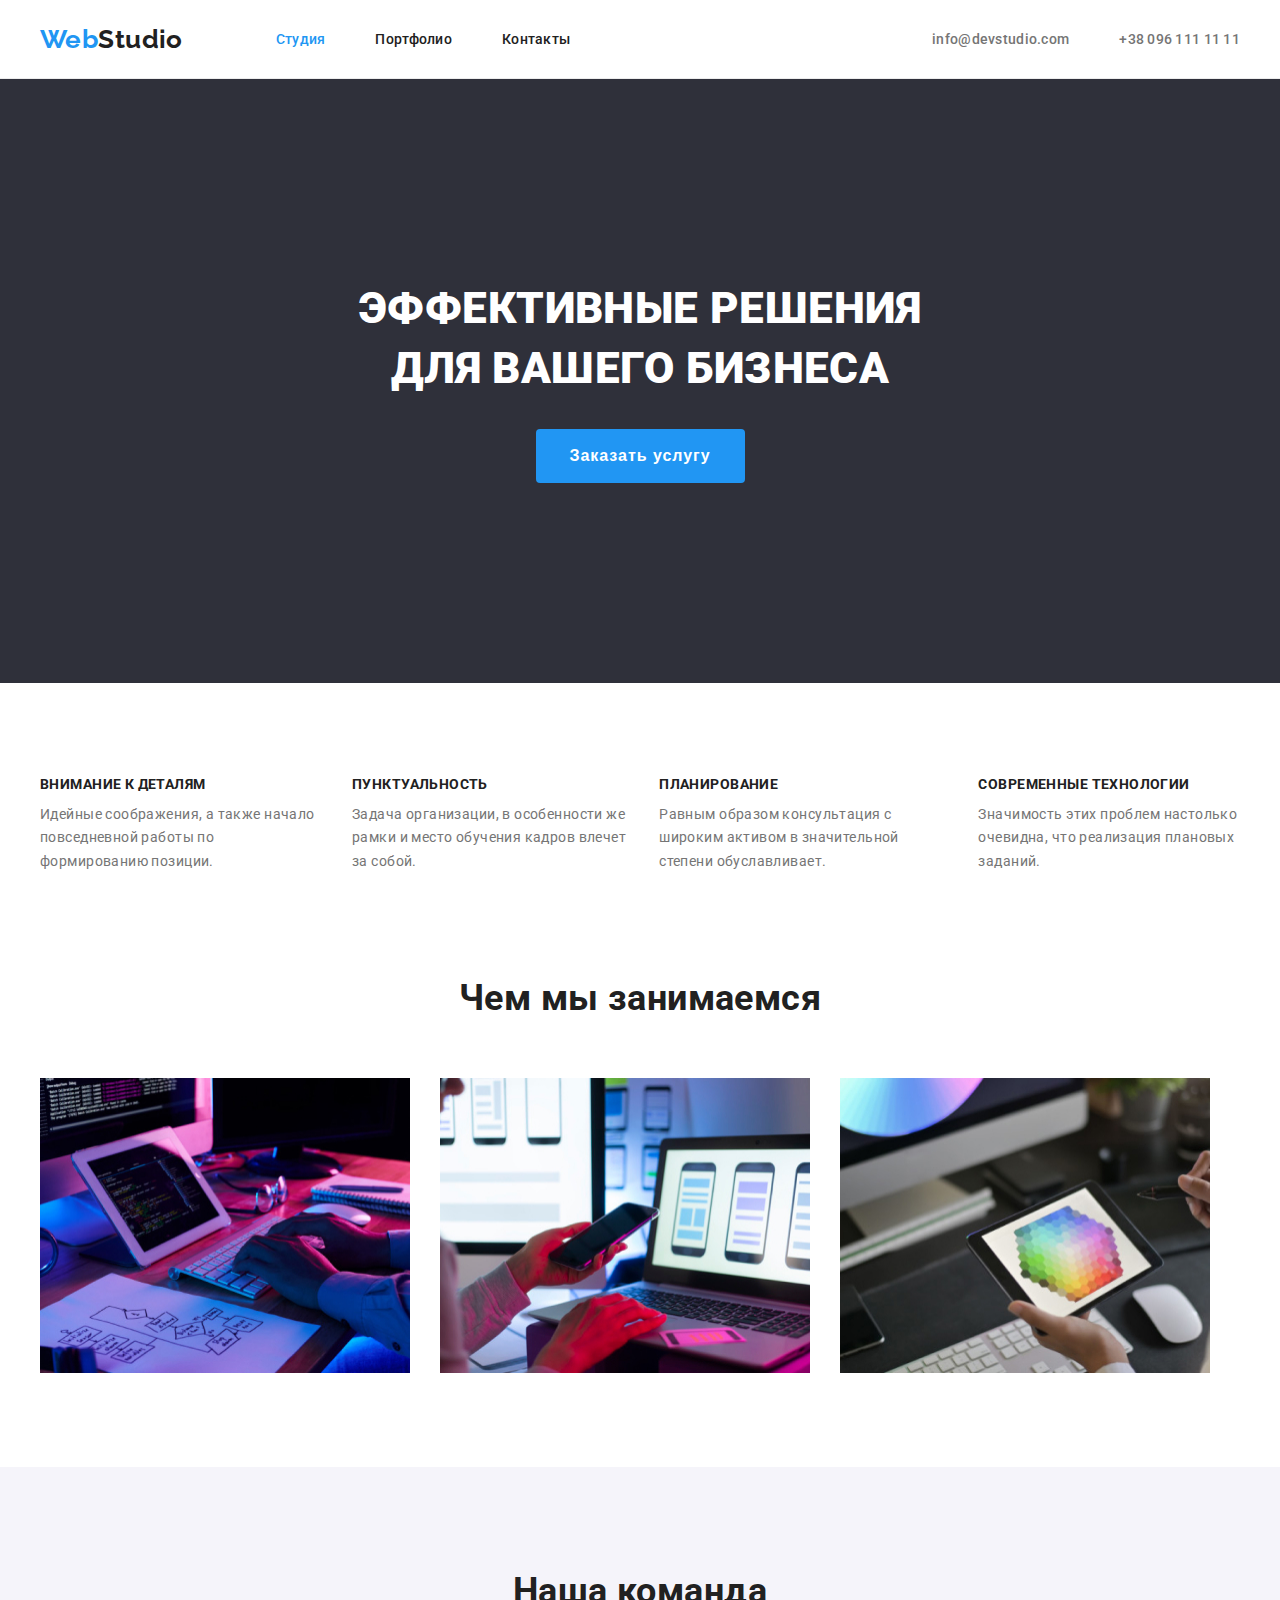
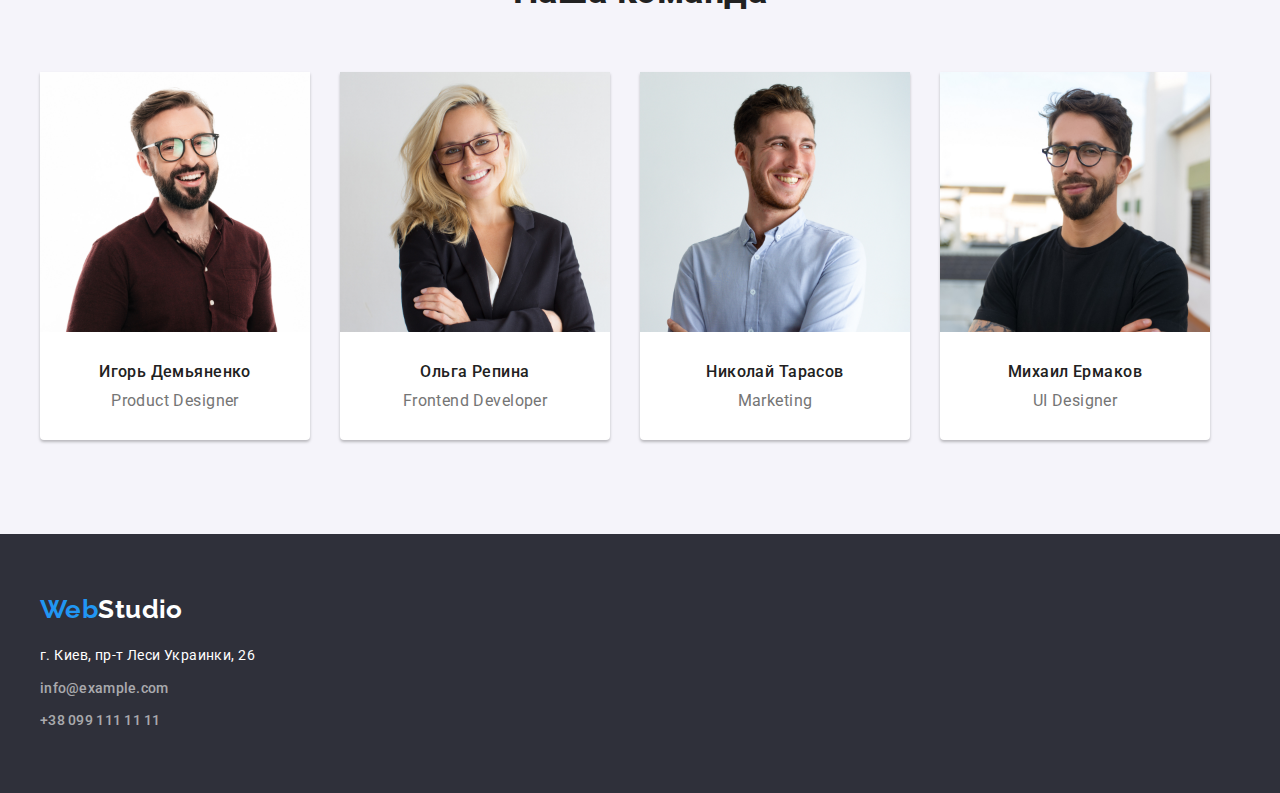
<file: index.html>
<!DOCTYPE html>
<html lang="en">
  <head>
    <link
      rel="stylesheet"
      href="https://cdnjs.cloudflare.com/ajax/libs/modern-normalize/1.1.0/modern-normalize.min.css"
      integrity="sha512-wpPYUAdjBVSE4KJnH1VR1HeZfpl1ub8YT/NKx4PuQ5NmX2tKuGu6U/JRp5y+Y8XG2tV+wKQpNHVUX03MfMFn9Q=="
      crossorigin="anonymous"
      referrerpolicy="no-referrer"
    />
    <meta charset="UTF-8" />
    <meta http-equiv="X-UA-Compatible" content="IE=edge" />
    <meta name="viewport" content="width=device-width, initial-scale=1.0" />
    <title>Document</title>
    <link rel="preconnect" href="https://fonts.googleapis.com" />
    <link rel="preconnect" href="https://fonts.gstatic.com" crossorigin />
    <link
      href="https://fonts.googleapis.com/css2?family=Raleway:wght@700&family=Roboto:wght@400;500;700;900&display=swap"
      rel="stylesheet"
    />
    <link rel="stylesheet" href="./css/styles.css" />
  </head>

  <body>
    <header class="header">
      <div class="container">
        <nav class="header-nav">
          <!-- logo -->
          <a class="logo" href="./index.html"> 
            <span class="logo--dark-theme">Web</span>Studio</a
          >
          <ul class="link-list">
            <li class="item">
              <a class="link current" href="./index.html">Студия</a>
            </li>
            <li class="item">
              <a class="link" href="./portfolio.html">Портфолио</a>
            </li>
            <li class="item"><a class="link" href="#">Контакты</a></li>
          </ul>
        </nav>
        <!-- contacts -->
        <ul class="header-contacts">
          <li class="item">
            <a class="link link-grey" href="mailto:info@devstudio.com"
              >info@devstudio.com</a
            >
          </li>
          <li class="item">
            <a class="link link-grey" href="tel:+380961111111"
              >+38 096 111 11 11</a>
          </li>
        </ul>
      </div>
    </header>

    <!-- main content -->
    <main>
      <!-- hero-section -->
      <section class="hero">
        <div class="container">
          <h1 class="hero-title">
            Эффективные решения<br />для вашего бизнеса
          </h1>
          <button class="btn hero-btn" type="button">Заказать услугу</button>
        </div>
      </section>

      <!-- our features -->
      <section class="section features">
        <div class="container">
          <h2 class="visually-hidden">Наши особенности</h2>
          <ul class="features-list">
            <li class="feature">
              <h3 class="feature-title">Внимание к деталям</h3>
              <p class="feature-text">
                Идейные соображения, а также начало повседневной работы по
                формированию позиции.
              </p>
            </li>
            <li class="feature">
              <h3 class="feature-title">Пунктуальность</h3>
              <p class="feature-text">
                Задача организации, в особенности же рамки и место обучения
                кадров влечет за собой.
              </p>
            </li>
            <li class="feature">
              <h3 class="feature-title">Планирование</h3>
              <p class="feature-text">
                Равным образом консультация с широким активом в значительной
                степени обуславливает.
              </p>
            </li>
            <li class="feature">
              <h3 class="feature-title">Современные технологии</h3>
              <p class="feature-text">
                Значимость этих проблем настолько очевидна, что реализация
                плановых заданий.
              </p>
            </li>
          </ul>
        </div>
      </section>

      <!-- На -->
      <section class="section work">
        <div class="container">
          <h2 class="section-title">Чем мы занимаемся</h2>
          <ul class="works-list">
            <li class="works-list-item">
              <img
                class="work-img"
                src="./img/img_4.jpg"
                alt="desktop-applications-image"
                width="370"
                height="295"
              />
            </li>
            <li class="works-list-item">
              <img
                class="work-img"
                src="./img/img_5.jpg"
                alt="mobile-applications"
                width="370"
                height="295"
              />
            </li>
            <li class="works-list-item">
              <img
                class="work-img"
                src="./img/img_6.jpg"
                alt="desing"
                width="370"
                height="295"
              />
            </li>
          </ul>
        </div>
      </section>

      <!-- our team -->
      <section class="section members">
        <div class="container">
          <h2 class="section-title">Наша команда</h2>
          <ul class="members-list">
            <li class="member-card">
              <img
                class="member-photo"
                src="./img/img.jpg"
                alt="Igor Demianenko"
                width="270"
              />
              <div class="member-box">
                <h3 class="member-name">Игорь Демьяненко</h3>
                <p class="member-function">Product Designer</p>
              </div>
            </li>
            <li class="member-card">
              <img
                class="member-photo"
                src="./img/img_1.jpg"
                alt="Olga Repina"
                width="270"
              />
              <div class="member-box">
                <h3 class="member-name">Ольга Репина</h3>
                <p class="member-function">Frontend Developer</p>
              </div>
            </li>
            <li class="member-card">
              <img
                class="member-photo"
                src="./img/img_2.jpg"
                alt="Nikolay Tarasov"
                width="270"
              />
              <div class="member-box">
                <h3 class="member-name">Николай Тарасов</h3>
                <p class="member-function">Marketing</p>
              </div>
            </li>
            <li class="member-card">
              <img
                class="member-photo"
                src="./img/img_3.jpg"
                alt="Mychail Ermakov"
                width="270"
              />
              <div class="member-box">
                <h3 class="member-name">Михаил Ермаков</h3>
                <p class="member-function">UI Designer</p>
              </div>
            </li>
          </ul>
        </div>
      </section>
    </main>

    <footer class="footer">
      <div class="container">
        <!-- logo -->
        <a class="logo" href="./index.html" 
          ><span class="logo--dark-theme">Web</span>Studio</a
        >
        <!-- our contacts -->
        <address class="address">
          <ul class="contacts-list">
            <li class="contacts-list-item">
              <a
                class="contacts-map"
                href="https://goo.gl/maps/neQX7SjU9CnfQopdA"
                target="_blank"
                rel="noreferrer noopener"
              >
                г. Киев, пр-т Леси Украинки, 26
              </a>
            </li>
            <li class="contacts-list-item">
              <a class="link contacts-link" href="mailto:info@example.com">
                info@example.com
              </a>
            </li>
            <li class="contacts-list-item">
              <a class="link contacts-link" href="tel:+380991111111">
                +38 099 111 11 11
              </a>
            </li>
          </ul>
        </address>
      </div>
    </footer>
  </body>
</html>
</file>
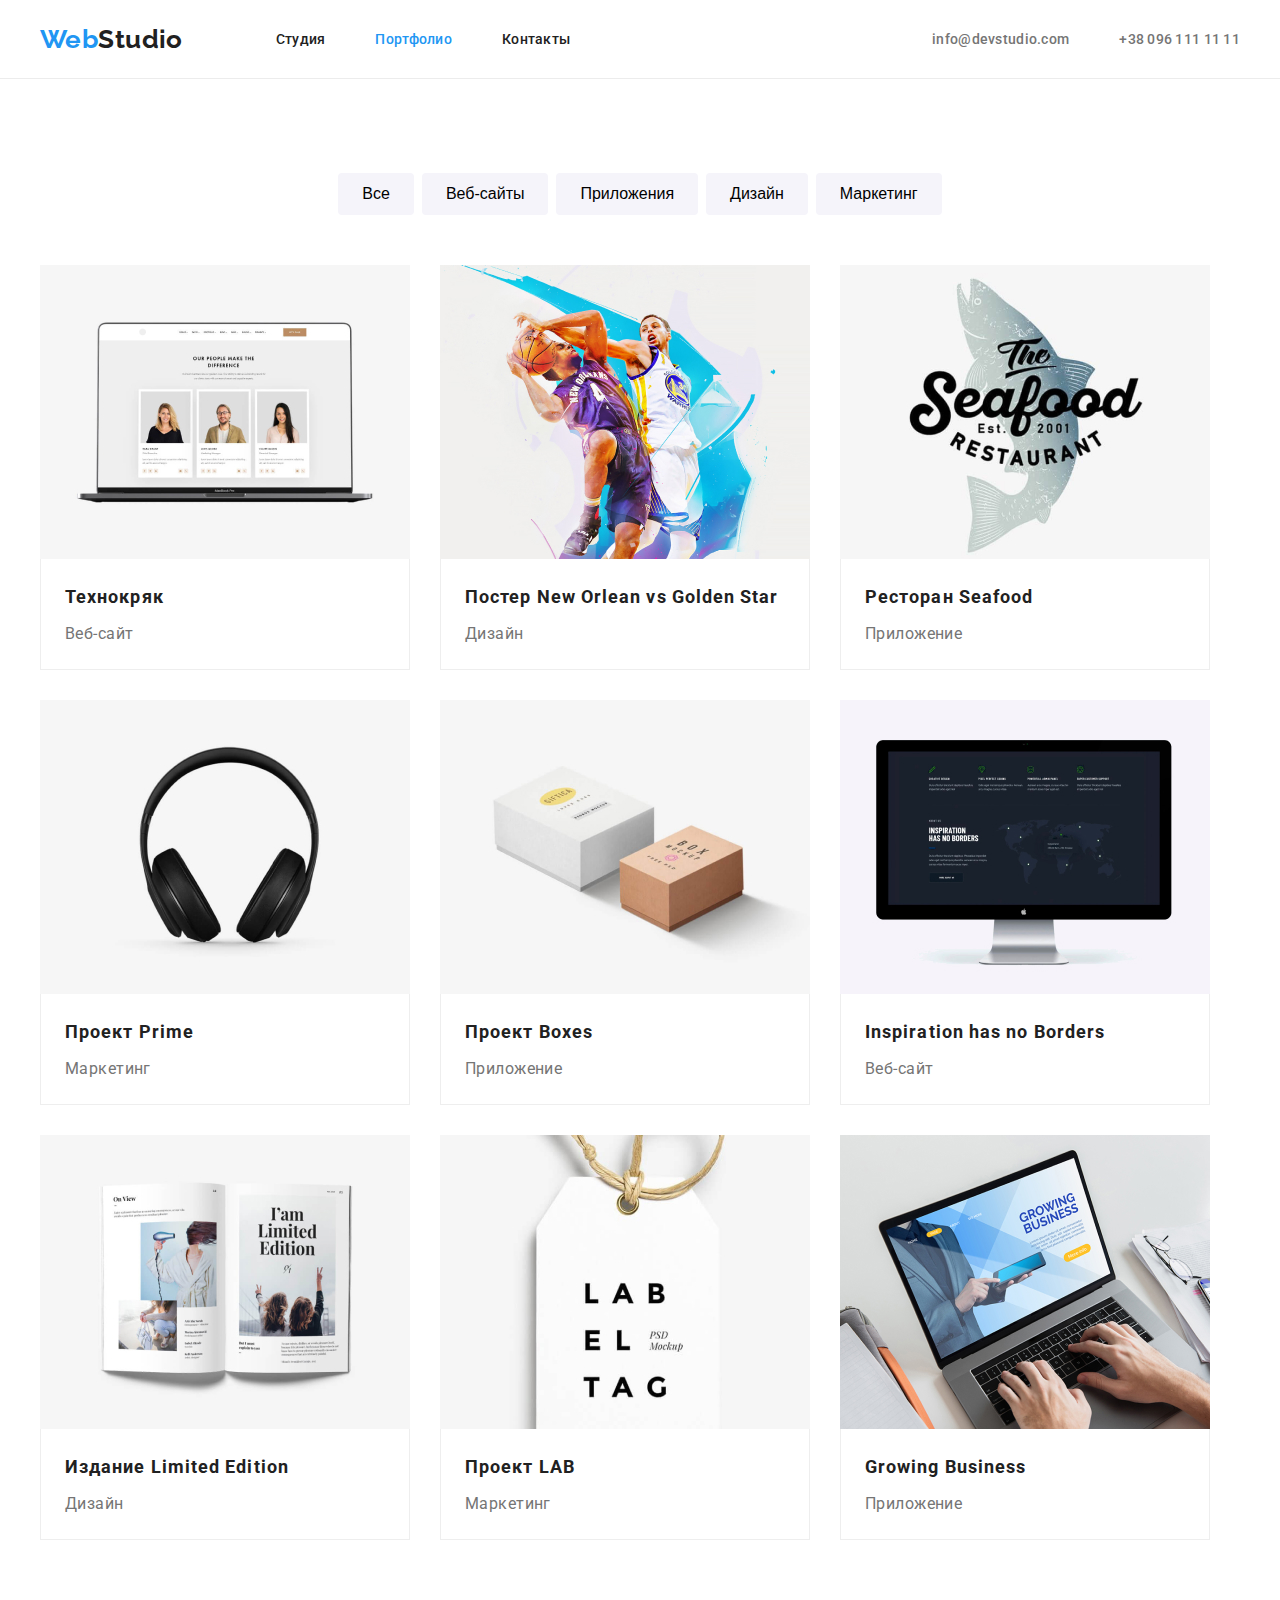
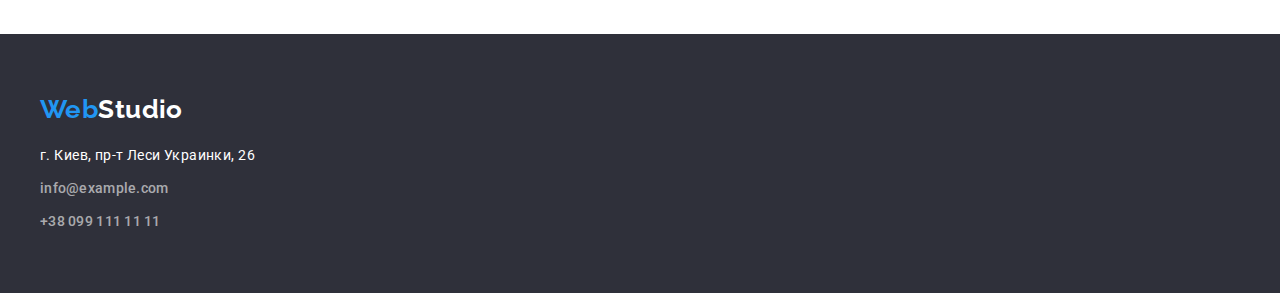
<file: portfolio.html>
<!DOCTYPE html>
<html lang="en">
  <head>
    <link
      rel="stylesheet"
      href="https://cdnjs.cloudflare.com/ajax/libs/modern-normalize/1.1.0/modern-normalize.min.css"
      integrity="sha512-wpPYUAdjBVSE4KJnH1VR1HeZfpl1ub8YT/NKx4PuQ5NmX2tKuGu6U/JRp5y+Y8XG2tV+wKQpNHVUX03MfMFn9Q=="
      crossorigin="anonymous"
      referrerpolicy="no-referrer"
    />
    <meta charset="UTF-8" />
    <meta http-equiv="X-UA-Compatible" content="IE=edge" />
    <meta name="viewport" content="width=device-width, initial-scale=1.0" />
    <title>Document</title>
    <link rel="preconnect" href="https://fonts.googleapis.com" />
    <link rel="preconnect" href="https://fonts.gstatic.com" crossorigin />
    <link
      href="https://fonts.googleapis.com/css2?family=Raleway:wght@700&family=Roboto:wght@400;500;700;900&display=swap"
      rel="stylesheet"
    />
    <link rel="stylesheet" href="./css/styles.css" />
  </head>
  <body>
    <header class="header">
      <div class="container">
        <nav class="header-nav">
          <!-- logo -->
          <a class="logo" href="./index.html">
            <span class="logo--dark-theme">Web</span>Studio</a
          >
          <ul class="link-list">
            <li class="item"><a class="link" href="./index.html">Студия</a></li>
            <li class="item">
              <a class="link current" href="./portfolio.html">Портфолио</a>
            </li>
            <li class="item"><a class="link" href="#">Контакты</a></li>
          </ul>
        </nav>
        <!-- contacts -->
        <ul class="header-contacts">
          <li class="item">
            <a class="link link-grey" href="mailto:info@devstudio.com"
              >info@devstudio.com</a
            >
          </li>
          <li class="item">
            <a class="link link-grey" href="tel:+380961111111"
              >+38 096 111 11 11</a
            >
          </li>
        </ul>
      </div>
    </header>

    <!-- main content -->
    <main>
      <!-- наши работы -->
      <section class="section portfolio">
        <div class="container">
          <h1 class="visually-hidden">Наши работы</h1>

          <ul class="filter">
            <li class="item">
              <button class="btn filter-button" type="button">Все</button>
            </li>
            <li class="item">
              <button class="btn filter-button" type="button">Веб-сайты</button>
            </li>
            <li class="item">
              <button class="btn filter-button" type="button">
                Приложения
              </button>
            </li>
            <li class="item">
              <button class="btn filter-button" type="button">Дизайн</button>
            </li>
            <li class="item">
              <button class="btn filter-button" type="button">Маркетинг</button>
            </li>
          </ul>

          <ul class="gallery">
            <li class="item">
              <a href="">
                <img
                  class="card-image"
                  src="./img/img_7.jpg"
                  alt="веб-сайт Технокряк"
                  width="370"
                />
                <div class="card-title">
                  <h2 class="card-name">Технокряк</h2>
                  <p class="card-text">Веб-сайт</p>
                </div>
              </a>
            </li>
            <li class="item">
              <a href="">
                <img
                  class="card-image"
                  src="./img/img_8.jpg"
                  alt="постер New Orlean"
                  width="370"
                />
                <div class="card-title">
                  <h2 class="card-name">
                    Постер <span>New Orlean vs Golden Star</span>
                  </h2>
                  <p class="card-text">Дизайн</p>
                </div>
              </a>
            </li>
            <li class="item">
              <a href="">
                <img
                  class="card-image"
                  src="./img/img_9.jpg"
                  alt="логотип ресторана"
                  width="370"
                />
                <div class="card-title">
                  <h2 class="card-name">Ресторан <span>Seafood</span></h2>
                  <p class="card-text">Приложение</p>
                </div>
              </a>
            </li>
            <li class="item">
              <a class="card" href="">
                <img
                  class="card-image"
                  src="./img/img_10.jpg"
                  alt="фото наушников"
                  width="370"
                />
                <div class="card-title">
                  <h2 class="card-name">Проект <span lang="en">Prime</span></h2>
                  <p class="card-text">Маркетинг</p>
                </div>
              </a>
            </li>
            <li class="item">
              <a href="">
                <img
                  class="card-image"
                  src="./img/img_11.jpg"
                  alt="фото коробок"
                  width="370"
                />
                <div class="card-title">
                  <h2 class="card-name">Проект <span>Boxes</span></h2>
                  <p class="card-text">Приложение</p>
                </div>
              </a>
            </li>
            <li class="item">
              <a href="">
                <img
                  class="card-image"
                  src="./img/img_12.jpg"
                  alt="фото веб-сайта"
                  width="370"
                />
                <div class="card-title">
                  <h2 class="card-name">
                    <span>Inspiration has no Borders</span>
                  </h2>
                  <p class="card-text">Веб-сайт</p>
                </div>
              </a>
            </li>
            <li class="item">
              <a href="">
                <img
                  class="card-image"
                  src="./img/img_13.jpg"
                  alt="фото книги"
                  width="370"
                />
                <div class="card-title">
                  <h2 class="card-name">
                    Издание <span>Limited Edition</span>
                  </h2>
                  <p class="card-text">Дизайн</p>
                </div>
              </a>
            </li>
            <li class="item">
              <a href="">
                <img
                  class="card-image"
                  src="./img/img_14.jpg"
                  alt="фото ярлыка"
                  width="370"
                />
                <div class="card-title">
                  <h2 class="card-name">Проект LAB</h2>
                  <p class="card-text">Маркетинг</p>
                </div>
              </a>
            </li>
            <li class="item">
              <a href="">
                <img
                  class="card-image"
                  src="./img/img_15.jpg"
                  alt="фото веб-приложения"
                  width="370"
                />
                <div class="card-title">
                  <h2 class="card-name">
                    <span>Growing Business</span>
                  </h2>
                  <p class="card-text">Приложение</p>
                </div>
              </a>
            </li>
          </ul>
        </div>
        <!-- /container -->
      </section>
    </main>

    <footer class="footer">
      <div class="container">
        <!-- logo -->
        <a class="logo" href="./index.html"
          ><span class="logo--dark-theme">Web</span>Studio</a
        >
        <!-- our contacts -->
        <address class="address">
          <ul class="contacts-list">
            <li class="contacts-list-item">
              <a
                class="contacts-map"
                href="https://goo.gl/maps/neQX7SjU9CnfQopdA"
                target="_blank"
                rel="noreferrer noopener"
              >
                г. Киев, пр-т Леси Украинки, 26
              </a>
            </li>
            <li class="contacts-list-item">
              <a class="link contacts-link" href="mailto:info@example.com">
                info@example.com
              </a>
            </li>
            <li class="contacts-list-item">
              <a class="link contacts-link" href="tel:+380991111111">
                +38 099 111 11 11
              </a>
            </li>
          </ul>
        </address>
      </div>
    </footer>
  </body>
</html>
</file>
<file: css/styles.css>
:root {
  --main-color: #212121;
  --second-color: #757575;
  --accent-color: #2196f3;
  --white-color: #fff;
  --bg-dark: #2f303a;
  --btn-hover: #188ce8;
  --bg-our-team: #f5f4fa;
  --bg-filter-btn: #f5f4fa;
  --brd-card-title: #eeeeee;
}
body {
  margin: 0;

  font-family: Roboto, sans-serif;
  font-size: 14px;
  color: var(--main-color);
  letter-spacing: 0.03em;

  background-color: var(--white-color);
}

ul {
  list-style: none;
  margin-top: 0;
  margin-bottom: 0;
  padding-left: 0;
}

h1,
h2,
h3,
h4,
p {
  margin-top: 0;
  margin-bottom: 0;
}

a {
  text-decoration: none;
}

img {
  display: block;
}

.container {
  margin-left: auto;
  margin-right: auto;
  padding-left: 15px;
  padding-right: 15px;
  width: 1200px;
}

.btn {
  border-radius: 4px;
  padding: 6px 22px;
  cursor: pointer;
  border-color: transparent;
}

.section {
  padding-top: 94px;
  padding-bottom: 94px;
}

.section-title {
  margin-bottom: 50px;

  font-size: 36px;
  line-height: 1.67;
  text-align: center;
}

.visually-hidden:not(:focus):not(:active) {
  position: absolute;
  width: 1px;
  height: 1px;
  margin: -1px;
  border: 0;
  padding: 0;

  white-space: nowrap;
  clip-path: inset(100%);
  clip: rect(0 0 0 0);
  overflow: hidden;
}

/*Logo*/
.logo {
  margin-right: 93px;

  font-family: 'Raleway', sans-serif;
  font-weight: 700;
  font-size: 26px;
  color: var(--main-color);
}

.logo--dark-theme {
  color: var(--accent-color);
}

/*header */
.header {
  padding-top: 24px;
  padding-bottom: 24px;
  border-bottom: 1px solid #ececec;
}

.header .container {
  display: flex;
  align-items: center;
}

.header-nav {
  display: flex;
}

.link-list {
  display: flex;
  align-items: center;
}

.link-list .item:not(:last-child),
.header-contacts .item:not(:last-child) {
  margin-right: 50px;
}

.link {
  font-size: 14px;
  font-weight: 500;
  line-height: 1.14;
  letter-spacing: 0.02em;
  color: var(--main-color);
}

.link-grey {
  font-size: 14px;
  font-weight: 500;
  line-height: 1.14;
  letter-spacing: 0.02em;
  color: var(--second-color);
}

.header-contacts {
  display: flex;
  align-items: center;
  margin-left: auto;
}

.current {
  color: var(--accent-color);
}

.link:focus,
.link:hover {
  color: var(--accent-color);
}

/* hero  */
.hero {
  padding-top: 200px;
  padding-bottom: 200px;
  background-color: var(--bg-dark);
}

.hero-title {
  margin-bottom: 30px;
  font-size: 44px;
  font-weight: 900;
  line-height: 1.36;
  text-align: center;
  text-transform: uppercase;
  color: var(--white-color);
}

.hero-btn {
  display: block;
  margin-left: auto;
  margin-right: auto;

  font-size: 16px;
  font-weight: 700;
  line-height: 1.87;
  letter-spacing: 0.06em;
  color: var(--white-color);

  background-color: var(--accent-color);
  padding: 10px 32px;
}

.hero-btn:hover,
.hero-btn:focus {
  background-color: var(--btn-hover);
}

/* features  */

.features {
  padding-bottom: 47px;
}

.features-list {
  display: flex;
}

.feature:not(:last-child) {
  margin-right: 30px;
}

.feature-title {
  margin-bottom: 10px;

  font-size: 14px;
  font-weight: 700;
  line-height: 1.14;
  text-transform: uppercase;
}

.feature-text {
  line-height: 1.71;
  color: var(--second-color);
}

/* works*/

.work {
  padding-top: 47px;
}

.works-list {
  display: flex;
  flex-wrap: wrap;
  margin-top: -30px;
  margin-left: -30px;
}

.works-list-item {
  margin-top: 30px;
  margin-left: 30px;
}

/*our team */

.members {
  background-color: var(--bg-our-team);
}

.members-list {
  display: flex;
  flex-wrap: wrap;
  margin-left: -30px;
  margin-top: -30px;
}

.member-card {
  width: 270px;
  margin-left: 30px;
  margin-top: 30px;
  border-radius: 0px 0px 4px 4px;

  background-color: var(--white-color);

  box-shadow: 0px 2px 3px rgba(0, 0, 0, 0.25);
}

.member-box {
  padding: 30px 0;
}

.member-name {
  margin-bottom: 10px;

  font-size: 16px;
  font-weight: 500;
  line-height: 1.19;
  text-align: center;
}

.member-function {
  font-size: 16px;
  color: var(--second-color);
  line-height: 1.19;

  text-align: center;
}

/*footer*/

.footer {
  padding-top: 60px;
  padding-bottom: 60px;
  background-color: var(--bg-dark);
}

.footer .logo {
  margin-bottom: 20px;

  display: inline-block;
  color: var(--white-color);
}

.address {
  font-style: normal;
}

.contacts-list-item:not(:last-child) {
  margin-bottom: 9px;
}

.contacts-map {
  color: rgba(255, 255, 255, 1);
  line-height: 1.71;
}

.contacts-link {
  color: rgba(255, 255, 255, 0.6);
  line-height: 1.71;
}

/*Портфолио */

.filter {
  margin-bottom: 50px;
  display: flex;
  justify-content: center;
}

.filter .item:not(:last-child) {
  margin-right: 8px;
}

.filter-button {
  font-weight: 500;
  font-size: 16px;
  line-height: 1.62;

  background-color: var(--bg-filter-btn);
}

.filter-button:focus,
.filter-button:hover {
  color: var(--white-color);
  background-color: var(--accent-color);
}

.gallery {
  display: flex;
  flex-wrap: wrap;
  margin-bottom: -30px;
}

.gallery .item:not(:nth-child(3n)) {
  margin-right: 30px;
}

.gallery .item {
  margin-bottom: 30px;
}

.card-title {
  padding: 20px 24px;
  border: 1px solid var(--brd-card-title);
  border-top: 0;
}

.card-name {
  margin-bottom: 4px;

  font-weight: 700;
  font-size: 18px;
  line-height: 2;
  letter-spacing: 0.06em;
  color: var(--main-color);
}

.card-text {
  font-size: 16px;
  line-height: 1.87;
  color: var(--second-color);
}
</file>
